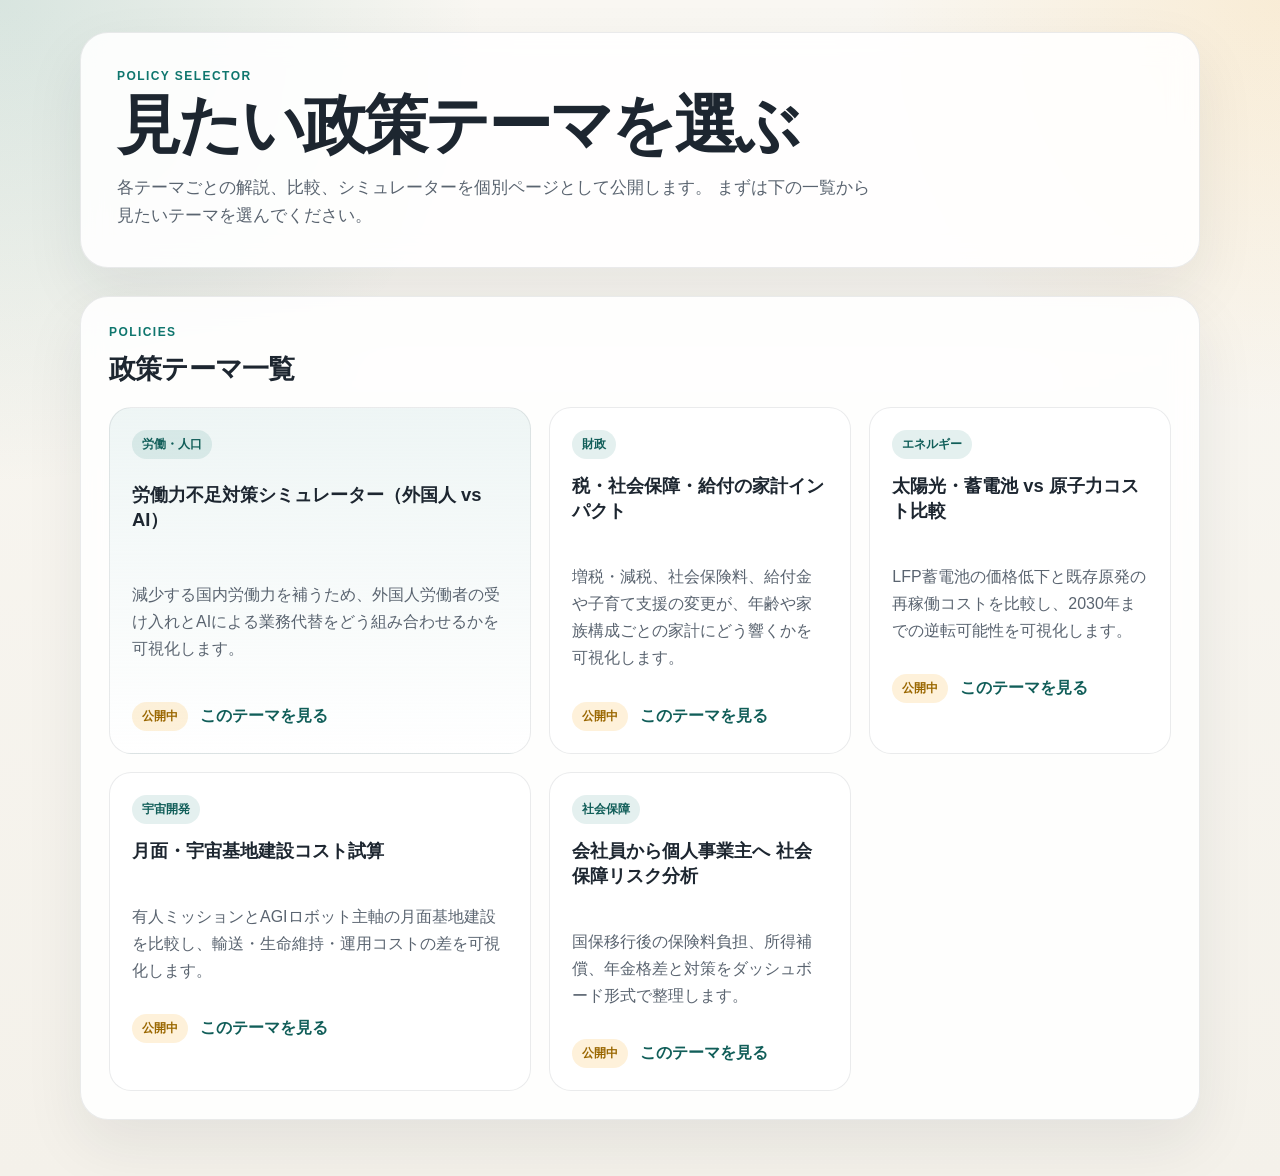
<file: index.html>
<!DOCTYPE html>
<html lang="ja">
<head>
    <meta charset="UTF-8">
    <meta name="viewport" content="width=device-width, initial-scale=1.0">
    <title>政策解説シミュレータ</title>
    <meta name="description" content="政策テーマごとの解説、グラフ、シミュレーターを整理するハブページ。">
    <link rel="stylesheet" href="assets/css/site.css">
</head>
<body>
    <div class="site-shell">
        <header class="hero">
            <div class="hero__eyebrow">Policy Selector</div>
            <h1>見たい政策テーマを選ぶ</h1>
            <p class="hero__lead">
                各テーマごとの解説、比較、シミュレーターを個別ページとして公開します。
                まずは下の一覧から見たいテーマを選んでください。
            </p>
        </header>

        <main class="layout-grid">
            <section class="panel">
                <div class="section-heading">
                    <div>
                        <p class="section-heading__eyebrow">Policies</p>
                        <h2>政策テーマ一覧</h2>
                    </div>
                </div>
                <div class="selector-grid" aria-live="polite">
                    <a class="policy-card policy-card--featured" href="./policies/labor-force-simulator/index.html">
                        <span class="policy-card__badge">労働・人口</span>
                        <h3>労働力不足対策シミュレーター（外国人 vs AI）</h3>
                        <p>減少する国内労働力を補うため、外国人労働者の受け入れとAIによる業務代替をどう組み合わせるかを可視化します。</p>
                        <div class="policy-card__meta">
                            <span class="policy-card__status">公開中</span>
                            <span class="text-link">このテーマを見る</span>
                        </div>
                    </a>
                    <a class="policy-card" href="./policies/jgb-interest-fiscal-household-simulator/index.html">
                        <span class="policy-card__badge">財政</span>
                        <h3>税・社会保障・給付の家計インパクト</h3>
                        <p>増税・減税、社会保険料、給付金や子育て支援の変更が、年齢や家族構成ごとの家計にどう響くかを可視化します。</p>
                        <div class="policy-card__meta">
                            <span class="policy-card__status">公開中</span>
                            <span class="text-link">このテーマを見る</span>
                        </div>
                    </a>
                    <a class="policy-card" href="./policies/solar-storage-vs-nuclear/index.html">
                        <span class="policy-card__badge">エネルギー</span>
                        <h3>太陽光・蓄電池 vs 原子力コスト比較</h3>
                        <p>LFP蓄電池の価格低下と既存原発の再稼働コストを比較し、2030年までの逆転可能性を可視化します。</p>
                        <div class="policy-card__meta">
                            <span class="policy-card__status">公開中</span>
                            <span class="text-link">このテーマを見る</span>
                        </div>
                    </a>
                    <a class="policy-card" href="./policies/lunar-base-human-vs-agi-robots/index.html">
                        <span class="policy-card__badge">宇宙開発</span>
                        <h3>月面・宇宙基地建設コスト試算</h3>
                        <p>有人ミッションとAGIロボット主軸の月面基地建設を比較し、輸送・生命維持・運用コストの差を可視化します。</p>
                        <div class="policy-card__meta">
                            <span class="policy-card__status">公開中</span>
                            <span class="text-link">このテーマを見る</span>
                        </div>
                    </a>
                    <a class="policy-card" href="./policies/employee-to-freelance-social-security/index.html">
                        <span class="policy-card__badge">社会保障</span>
                        <h3>会社員から個人事業主へ 社会保障リスク分析</h3>
                        <p>国保移行後の保険料負担、所得補償、年金格差と対策をダッシュボード形式で整理します。</p>
                        <div class="policy-card__meta">
                            <span class="policy-card__status">公開中</span>
                            <span class="text-link">このテーマを見る</span>
                        </div>
                    </a>
                </div>
            </section>

        </main>
    </div>
</body>
</html>
</file>
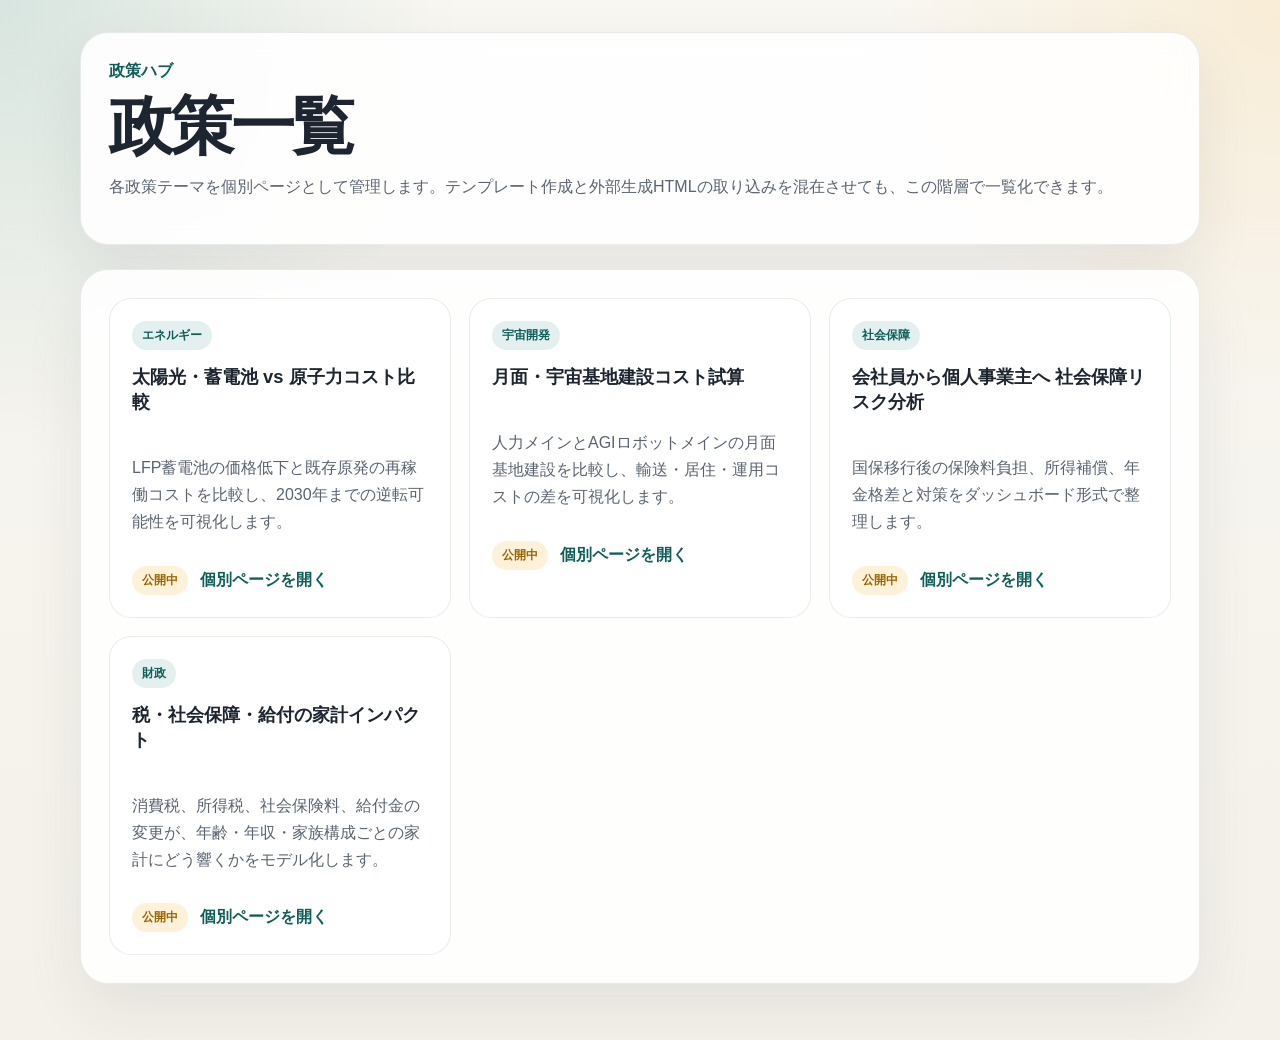
<file: policies/index.html>
<!DOCTYPE html>
<html lang="ja">
<head>
    <meta charset="UTF-8">
    <meta name="viewport" content="width=device-width, initial-scale=1.0">
    <title>政策一覧 | 政策解説シミュレータ</title>
    <meta name="description" content="政策解説シミュレータの個別政策ページ一覧。">
    <link rel="stylesheet" href="../assets/css/site.css">
</head>
<body>
    <div class="site-shell">
        <header class="page-header">
            <a class="crumb" href="../index.html">政策ハブ</a>
            <h1>政策一覧</h1>
            <p>各政策テーマを個別ページとして管理します。テンプレート作成と外部生成HTMLの取り込みを混在させても、この階層で一覧化できます。</p>
        </header>

        <main class="panel">
            <div class="card-grid" aria-live="polite">
                <a class="policy-card" href="./solar-storage-vs-nuclear/index.html">
                    <span class="policy-card__badge">エネルギー</span>
                    <h3>太陽光・蓄電池 vs 原子力コスト比較</h3>
                    <p>LFP蓄電池の価格低下と既存原発の再稼働コストを比較し、2030年までの逆転可能性を可視化します。</p>
                    <div class="policy-card__meta">
                        <span class="policy-card__status">公開中</span>
                        <span class="text-link">個別ページを開く</span>
                    </div>
                </a>
                <a class="policy-card" href="./lunar-base-human-vs-agi-robots/index.html">
                    <span class="policy-card__badge">宇宙開発</span>
                    <h3>月面・宇宙基地建設コスト試算</h3>
                    <p>人力メインとAGIロボットメインの月面基地建設を比較し、輸送・居住・運用コストの差を可視化します。</p>
                    <div class="policy-card__meta">
                        <span class="policy-card__status">公開中</span>
                        <span class="text-link">個別ページを開く</span>
                    </div>
                </a>
                <a class="policy-card" href="./employee-to-freelance-social-security/index.html">
                    <span class="policy-card__badge">社会保障</span>
                    <h3>会社員から個人事業主へ 社会保障リスク分析</h3>
                    <p>国保移行後の保険料負担、所得補償、年金格差と対策をダッシュボード形式で整理します。</p>
                    <div class="policy-card__meta">
                        <span class="policy-card__status">公開中</span>
                        <span class="text-link">個別ページを開く</span>
                    </div>
                </a>
                <a class="policy-card" href="./jgb-interest-fiscal-household-simulator/index.html">
                    <span class="policy-card__badge">財政</span>
                    <h3>税・社会保障・給付の家計インパクト</h3>
                    <p>消費税、所得税、社会保険料、給付金の変更が、年齢・年収・家族構成ごとの家計にどう響くかをモデル化します。</p>
                    <div class="policy-card__meta">
                        <span class="policy-card__status">公開中</span>
                        <span class="text-link">個別ページを開く</span>
                    </div>
                </a>
            </div>
        </main>
    </div>
</body>
</html>
</file>
<file: assets/css/site.css>
:root {
    --bg: #f4f1ea;
    --surface: rgba(255, 255, 255, 0.88);
    --surface-strong: #ffffff;
    --text: #1d2630;
    --muted: #5a6470;
    --line: rgba(29, 38, 48, 0.09);
    --accent: #0f766e;
    --accent-strong: #115e59;
    --highlight: #f59e0b;
    --shadow: 0 24px 60px rgba(29, 38, 48, 0.08);
}

* {
    box-sizing: border-box;
}

html {
    scroll-behavior: smooth;
}

body {
    margin: 0;
    min-height: 100vh;
    font-family: "Hiragino Sans", "Noto Sans JP", sans-serif;
    color: var(--text);
    background:
        radial-gradient(circle at top left, rgba(15, 118, 110, 0.14), transparent 28%),
        radial-gradient(circle at top right, rgba(245, 158, 11, 0.12), transparent 24%),
        linear-gradient(180deg, #f9f7f2 0%, var(--bg) 100%);
}

a {
    color: inherit;
}

.site-shell {
    width: min(1120px, calc(100% - 32px));
    margin: 0 auto;
    padding: 32px 0 56px;
}

.hero,
.page-header,
.panel {
    border: 1px solid var(--line);
    border-radius: 28px;
    background: var(--surface);
    backdrop-filter: blur(14px);
    box-shadow: var(--shadow);
}

.hero {
    padding: 36px;
    margin-bottom: 28px;
}

.hero__eyebrow,
.section-heading__eyebrow {
    margin: 0 0 12px;
    color: var(--accent);
    letter-spacing: 0.12em;
    text-transform: uppercase;
    font-size: 0.75rem;
    font-weight: 800;
}

.hero h1,
.page-header h1 {
    margin: 0;
    font-size: clamp(2.4rem, 5vw, 4.6rem);
    line-height: 0.95;
    letter-spacing: -0.05em;
}

.hero__lead,
.page-header p,
.feature-card p,
.policy-card p {
    color: var(--muted);
    line-height: 1.7;
}

.hero__lead {
    max-width: 760px;
    margin: 18px 0 0;
    font-size: 1.05rem;
}

.hero__actions,
.policy-card__meta {
    display: flex;
    flex-wrap: wrap;
    gap: 12px;
}

.button,
.text-link,
.crumb {
    display: inline-flex;
    align-items: center;
    justify-content: center;
    gap: 8px;
    text-decoration: none;
    transition: transform 0.2s ease, background-color 0.2s ease, border-color 0.2s ease;
}

.button {
    padding: 14px 18px;
    border-radius: 999px;
    border: 1px solid var(--line);
    font-weight: 700;
}

.button:hover,
.text-link:hover,
.crumb:hover,
.policy-card:hover {
    transform: translateY(-1px);
}

.button--primary {
    color: #fff;
    background: linear-gradient(135deg, var(--accent), var(--accent-strong));
    border-color: transparent;
}

.button--ghost {
    background: rgba(255, 255, 255, 0.7);
}

.layout-grid {
    display: grid;
    gap: 28px;
}

.panel {
    padding: 28px;
}

.section-heading {
    display: flex;
    justify-content: space-between;
    gap: 16px;
    align-items: end;
    margin-bottom: 20px;
}

.section-heading h2 {
    margin: 0;
    font-size: 1.7rem;
    letter-spacing: -0.03em;
}

.feature-grid,
.card-grid {
    display: grid;
    gap: 18px;
}

.selector-grid {
    display: grid;
    gap: 18px;
    grid-template-columns: minmax(0, 1.4fr) repeat(2, minmax(0, 1fr));
}

.feature-grid {
    grid-template-columns: repeat(auto-fit, minmax(220px, 1fr));
}

.card-grid {
    grid-template-columns: repeat(auto-fit, minmax(260px, 1fr));
}

.feature-card,
.policy-card {
    padding: 22px;
    border: 1px solid var(--line);
    border-radius: 22px;
    background: var(--surface-strong);
}

.feature-card h3,
.policy-card h3 {
    margin: 0 0 10px;
    font-size: 1.15rem;
}

.policy-card {
    display: flex;
    flex-direction: column;
    gap: 14px;
    text-decoration: none;
}

.policy-card--featured {
    min-height: 100%;
    justify-content: space-between;
    background:
        linear-gradient(180deg, rgba(15, 118, 110, 0.07), rgba(255, 255, 255, 0.98)),
        var(--surface-strong);
}

.policy-card--placeholder {
    opacity: 0.82;
}

.policy-card__badge,
.policy-card__status {
    display: inline-flex;
    width: fit-content;
    padding: 6px 10px;
    border-radius: 999px;
    font-size: 0.78rem;
    font-weight: 800;
}

.policy-card__badge {
    background: rgba(15, 118, 110, 0.11);
    color: var(--accent-strong);
}

.policy-card__status {
    background: rgba(245, 158, 11, 0.15);
    color: #9a6700;
}

.text-link,
.crumb {
    color: var(--accent-strong);
    font-weight: 700;
}

.page-header {
    padding: 28px;
    margin-bottom: 24px;
}

.crumb {
    margin-bottom: 14px;
}

@media (max-width: 720px) {
    .site-shell {
        width: min(100% - 20px, 1120px);
        padding-top: 20px;
    }

    .hero,
    .panel,
    .page-header {
        padding: 22px;
        border-radius: 24px;
    }

    .section-heading {
        align-items: start;
        flex-direction: column;
    }

    .selector-grid {
        grid-template-columns: 1fr;
    }
}
</file>
